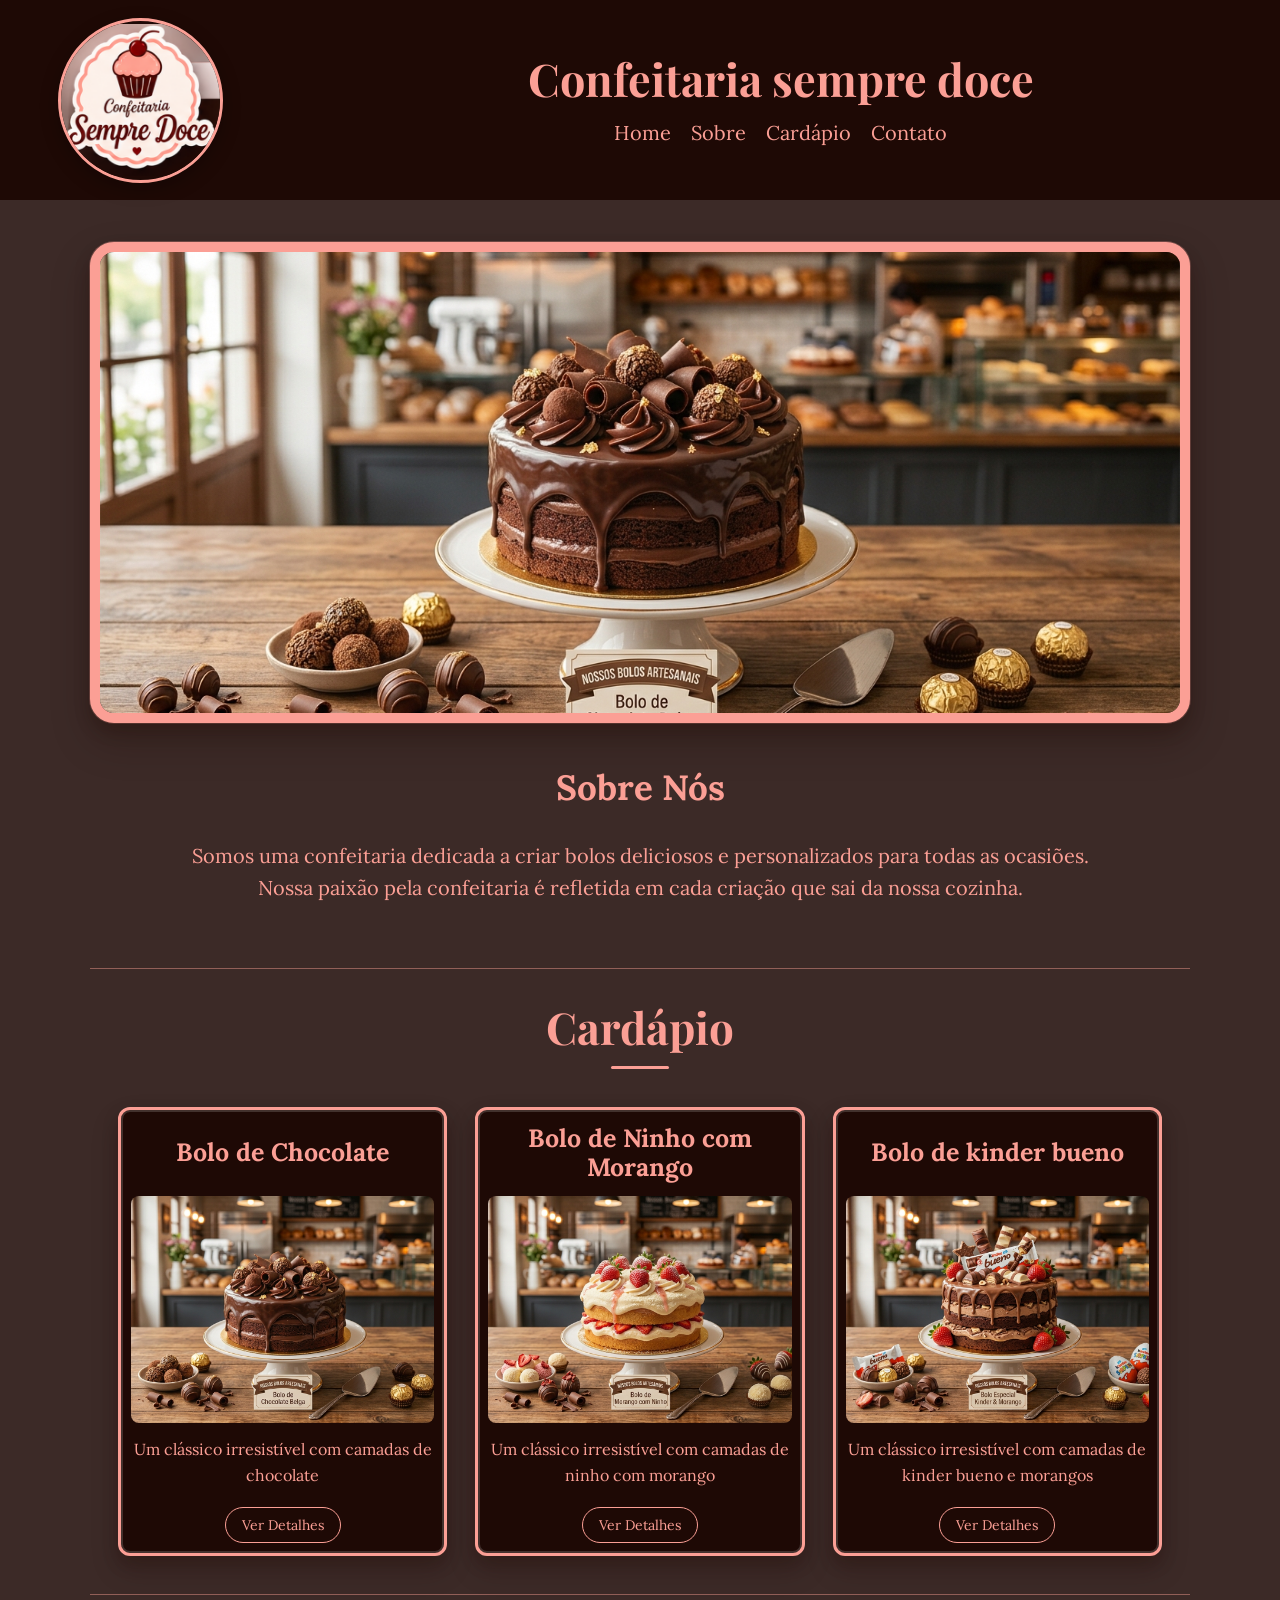
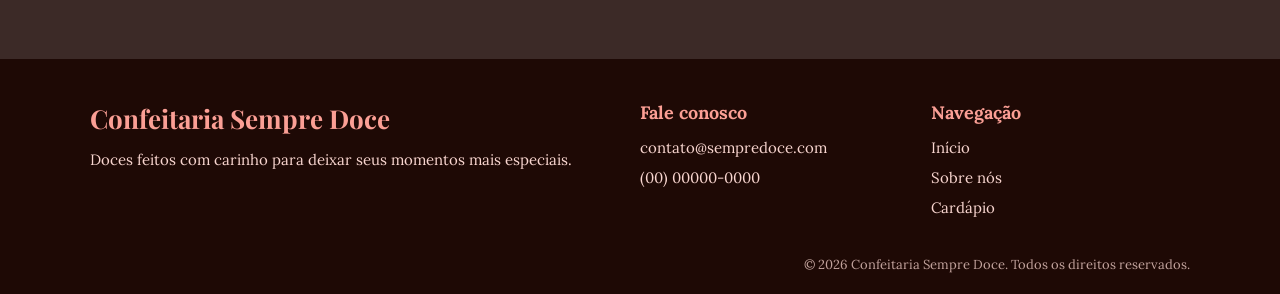
<file: index.html>
<!DOCTYPE html>
<html lang="pt-BR">

<head>
    <meta charset="UTF-8">
    <meta name="viewport" content="width=device-width, initial-scale=1.0">
    <title>Confeitaria Sempre Doce</title>
    <link rel="stylesheet" href="CSS/style.css">
    <link rel="preconnect" href="https://fonts.googleapis.com">
    <link rel="preconnect" href="https://fonts.gstatic.com" crossorigin>
    <link
        href="https://fonts.googleapis.com/css2?family=Lora:ital,wght@0,400..700;1,400..700&family=Noto+Sans+JP:wght@100..900&family=Playfair+Display:ital,wght@0,400..900;1,400..900&display=swap"
        rel="stylesheet">
</head>

<body>
    <header>
        <div class="div-logo">
            <img class="logotipo" src="IMG/logo.png" alt="LogoTipo da Confeitaria">
        </div>
        <div class="div-menu">
            <h1>Confeitaria sempre doce</h1>

            <br/>

            <nav>
                <ul>
                    <li><a href="index.html">Home</a></li>
                    <li><a href="PAGES/sobre.html">Sobre</a></li>
                    <li><a href="PAGES/cardapio.html">Cardápio</a></li>
                    <li><a href="PAGES/contato.html">Contato</a></li>
                </ul>
            </nav>
        </div>
    </header>

    <div class="div-img">
        <img id="img" class="img-bolo" src="IMG/bolo1.jpg" alt="Imagem de doces">
    </div>


    <section class="sobre">
        <h2>Sobre Nós</h2>
        <p>Somos uma confeitaria dedicada a criar bolos deliciosos e personalizados
            para todas as ocasiões.<br>
            Nossa paixão pela confeitaria é refletida em cada criação que sai da nossa cozinha.
        </p>

    </section>

    <section class="cardapio">
        <h2>Cardápio</h2>
        <div class="menu-cardapio-itens">
            <div class="menu-cardapio-item">
                <h3>Bolo de Chocolate</h3>
                <img src="IMG/bolo1.jpg" alt="Bolo de chocolate">
                <p>Um clássico irresistível
                     com camadas de chocolate
                </p>
                 <a href="PAGES/cardapio.html">Ver Detalhes</a>
            </div>
            <div class="menu-cardapio-item">
                <h3>Bolo de Ninho com Morango</h3>
                <img src="IMG/bolo2.jpg" alt="Bolo de ninho com morango">
                <p>Um clássico irresistível
                     com camadas de ninho com morango
                </p>
                 <a href="PAGES/cardapio.html">Ver Detalhes</a>
            </div>
            <div class="menu-cardapio-item">
                <h3>Bolo de kinder bueno</h3>
                <img src="IMG/bolo3.jpg" alt="Bolo de Kinder Bueno">
                <p>Um clássico irresistível
                     com camadas de kinder bueno e
                     morangos
                </p>
                 <a href="PAGES/cardapio.html">Ver Detalhes</a>
            </div>


        </div>
    </section>

    <footer class="site-footer">
        <div class="footer-brand">
            <h2>Confeitaria Sempre Doce</h2>
            <p>Doces feitos com carinho para deixar seus momentos mais especiais.</p>
        </div>

        <div class="footer-contact">
            <h3>Fale conosco</h3>
            <a href="mailto:contato@sempredoce.com">contato@sempredoce.com</a>
            <a href="tel:+5500000000000">(00) 00000-0000</a>
        </div>

        <div class="footer-links">
            <h3>Navegação</h3>
            <a href="index.html">Início</a>
            <a href="PAGES/sobre.html">Sobre nós</a>
            <a href="PAGES/cardapio.html">Cardápio</a>
        </div>

        <div class="footer-bottom">
            <p>&copy; 2026 Confeitaria Sempre Doce. Todos os direitos reservados.</p>
        </div>
    </footer>

    <script src="JS/script.js"></script>
</body>
</html>
</file>
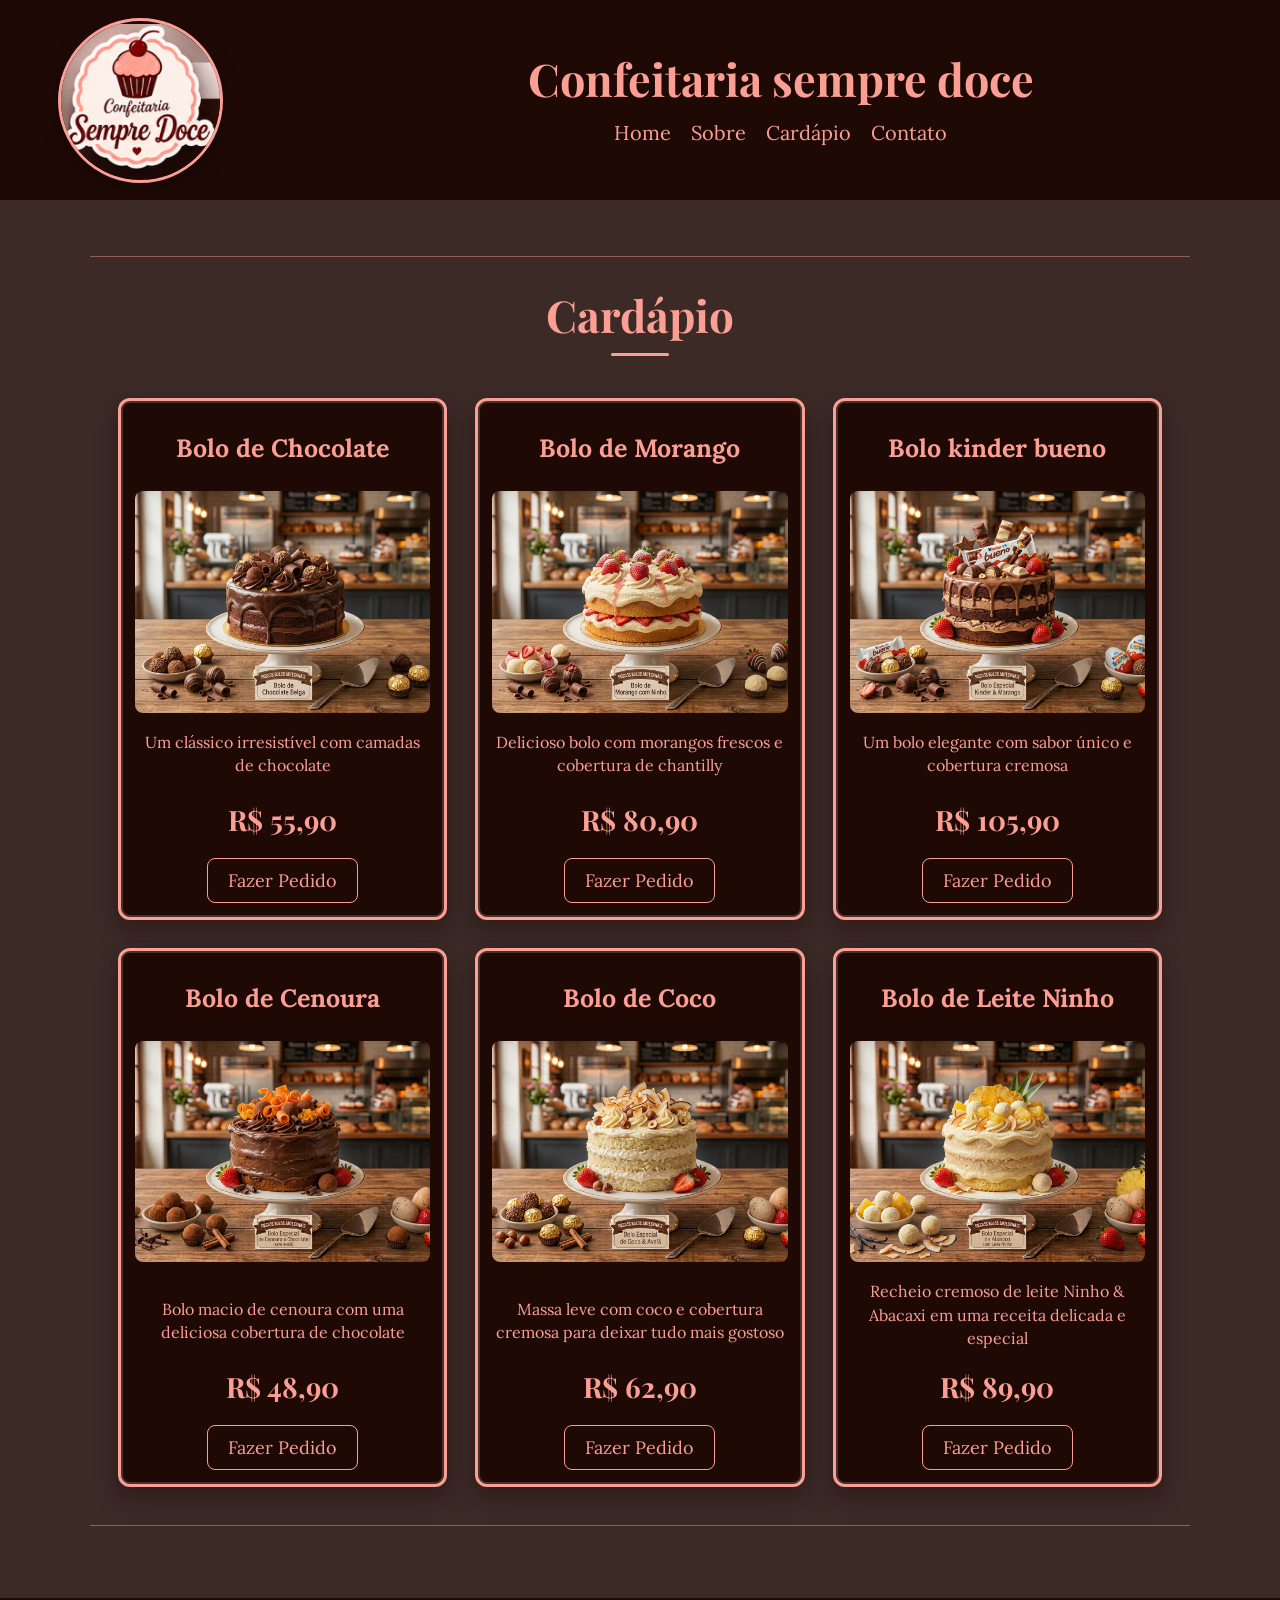
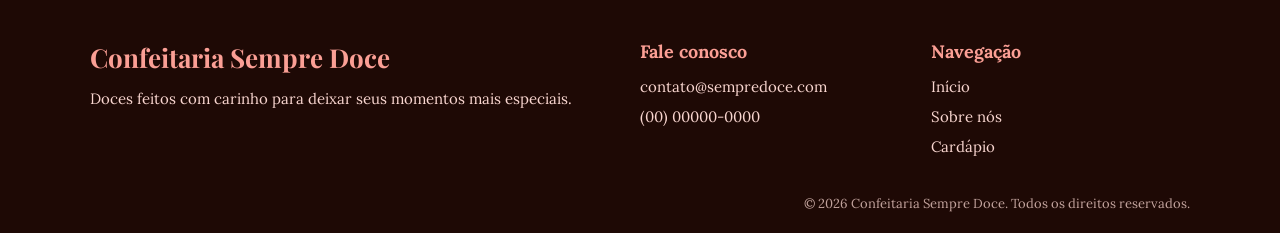
<file: PAGES/cardapio.html>
<!DOCTYPE html>
<html lang="pt-br">

<head>
    <meta charset="UTF-8">
    <meta name="viewport" content="width=device-width, initial-scale=1.0">
    <title>Cardápio</title>
    <link rel="stylesheet" href="../CSS/style.css">
    <link rel="stylesheet" href="../CSS/cardapio.css">
    <link rel="preconnect" href="https://fonts.googleapis.com">
    <link rel="preconnect" href="https://fonts.gstatic.com" crossorigin>
    <link
        href="https://fonts.googleapis.com/css2?family=Lora:wght@400;500;600;700&family=Playfair+Display:wght@500;600;700&display=swap"
        rel="stylesheet">
</head>

<body>
    <header>
        <div class="div-logo">
            <img class="logotipo" src="../IMG/logo.png" alt="LogoTipo da Confeitaria">
        </div>
        <div class="div-menu">
            <h1>Confeitaria sempre doce</h1>

            <nav>
                <ul>
                    <li><a href="../index.html">Home</a></li>
                    <li><a href="sobre.html">Sobre</a></li>
                    <li><a href="cardapio.html">Cardápio</a></li>
                    <li><a href="contato.html">Contato</a></li>
                </ul>
            </nav>
        </div>
    </header>

    <section class="cardapio">
        <h2>Cardápio</h2>
        <div class="menu-cardapio-itens">
            <div class="menu-cardapio-item">
                <h3>Bolo de Chocolate</h3>
                <img src="../IMG/bolo1.jpg" alt="Bolo de Chocolate">
                <p>Um clássico irresistível
                    com camadas de chocolate
                </p>
                <h4>R$ 55,90</h4>
                <div class="fazer-pedido">
                    <button type="button" data-product="Bolo de Chocolate" data-pix-image="../IMG/qrcode-pix.png" data-pix-alt="QR code do Bolo de Chocolate" onclick="abrir(this)">Fazer Pedido</button>
                </div>
            </div>
            <div class="menu-cardapio-item">
                <h3>Bolo de Morango</h3>
                <img src="../IMG/bolo2.jpg" alt="Bolo de Morango">
                <p>Delicioso bolo com morangos frescos
                    e cobertura de chantilly
                </p>
                <h4>R$ 80,90</h4>
                <div class="fazer-pedido">
                    <button type="button" data-product="Bolo de Morango" data-pix-image="../IMG/qrcode-pix (1).png" data-pix-alt="QR code do Bolo de Morango" onclick="abrir(this)">Fazer Pedido</button>
                </div>
            </div>
            <div class="menu-cardapio-item">
                <h3>Bolo kinder bueno</h3>
                <img src="../IMG/bolo3.jpg" alt="Bolo Kinder Bueno">
                <p>Um bolo elegante com sabor único
                    e cobertura cremosa
                </p>
                <h4>R$ 105,90</h4>
                <div class="fazer-pedido">
                    <button type="button" data-product="Bolo Kinder Bueno" data-pix-image="../IMG/qrcode-pix (2).png" data-pix-alt="QR code do Bolo Kinder Bueno" onclick="abrir(this)">Fazer Pedido</button>
                </div>
            </div>
            <div class="menu-cardapio-item">
                <h3>Bolo de Cenoura</h3>
                <img src="../IMG/bolo_cenoura.jpg" alt="Bolo de Cenoura com cobertura de chocolate">
                <p>Bolo macio de cenoura com uma deliciosa cobertura de chocolate</p>
                <h4>R$ 48,90</h4>
                <div class="fazer-pedido">
                    <button type="button" data-product="Bolo de Cenoura" data-pix-image="../IMG/qrcode-pix (3).png" data-pix-alt="QR code do Bolo de Cenoura" onclick="abrir(this)">Fazer Pedido</button>
                </div>
            </div>
            <div class="menu-cardapio-item">
                <h3>Bolo de Coco</h3>
                <img src="../IMG/bolo_coco_avela.jpg" alt="Bolo de Coco & Avelã">
                <p>Massa leve com coco e cobertura cremosa para deixar tudo mais gostoso</p>
                <h4>R$ 62,90</h4>
                <div class="fazer-pedido">
                    <button type="button" data-product="Bolo de Coco" data-pix-image="../IMG/qrcode-pix (4).png" data-pix-alt="QR code do Bolo de Coco" onclick="abrir(this)">Fazer Pedido</button>
                </div>
            </div>
            <div class="menu-cardapio-item">
                <h3>Bolo de Leite Ninho</h3>
                <img src="../IMG/bolo_abacaxi.jpg" alt="Bolo de Abacaxi & Leite Ninho">
                <p>Recheio cremoso de leite Ninho & Abacaxi em uma receita delicada e especial</p>
                <h4>R$ 89,90</h4>
                <div class="fazer-pedido">
                    <button type="button" data-product="Bolo de Leite Ninho" data-pix-image="../IMG/qrcode-pix (5).png" data-pix-alt="QR code do Bolo de Leite Ninho" onclick="abrir(this)">Fazer Pedido</button>
                </div>
            </div>
        </div>
    </section>

    <div id="fade" class="fade hide"></div>

    <div id="modal" class="modal hide">
        <div>
            <h2>Realizar pagamento</h2>
            <p>Entre em contato para confirmar seu pedido e receber as formas de pagamento.</p>
            <img src="../IMG/qrcode-pix.png" alt="QR code do pedido" id="pix-image">
        </div>
        <div>
            <button type="button" onclick="fechar()">Fechar</button>
        </div>
    </div>

    <footer class="site-footer">
        <div class="footer-brand">
            <h2>Confeitaria Sempre Doce</h2>
            <p>Doces feitos com carinho para deixar seus momentos mais especiais.</p>
        </div>
        <div class="footer-contact">
            <h3>Fale conosco</h3>
            <a href="mailto:contato@sempredoce.com">contato@sempredoce.com</a>
            <a href="tel:+5500000000000">(00) 00000-0000</a>
        </div>
        <div class="footer-links">
            <h3>Navegação</h3>
            <a href="../index.html">Início</a>
            <a href="sobre.html">Sobre nós</a>
            <a href="cardapio.html">Cardápio</a>
        </div>
        <div class="footer-bottom">
            <p>&copy; 2026 Confeitaria Sempre Doce. Todos os direitos reservados.</p>
        </div>
    </footer>
    <script src="../JS/cardapio.js"></script>
</body>

</html>
</file>
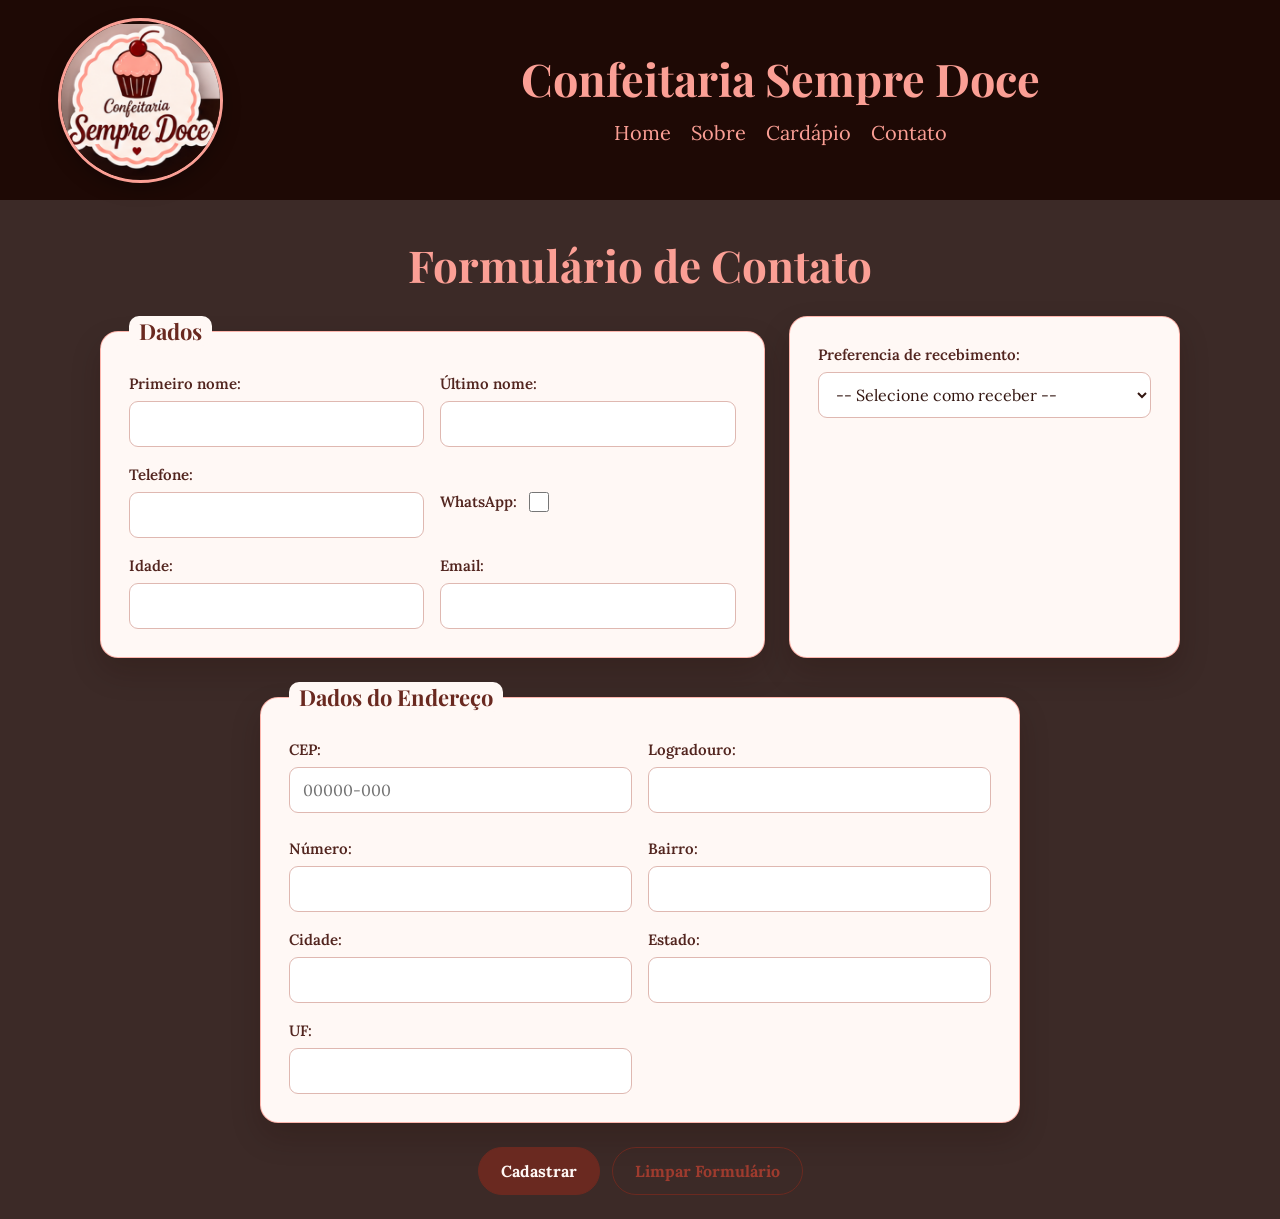
<file: PAGES/contato.html>
<!DOCTYPE html>
<html lang="pt-BR">

<head>
	<meta charset="UTF-8">
	<meta name="viewport" content="width=device-width, initial-scale=1.0">
	<title>Contato | Confeitaria Sempre Doce</title>
	<link rel="stylesheet" href="../CSS/style.css">
	<link rel="stylesheet" href="../CSS/formulario.css">
	<link rel="preconnect" href="https://fonts.googleapis.com">
	<link rel="preconnect" href="https://fonts.gstatic.com" crossorigin>
	<link
		href="https://fonts.googleapis.com/css2?family=Lora:wght@400;500;600;700&family=Playfair+Display:wght@500;600;700&display=swap"
		rel="stylesheet">
</head>

<body>
	<header>
		<div class="div-logo">
			<img class="logotipo" src="../IMG/logo.png" alt="Logo da Confeitaria Sempre Doce">
		</div>
		<div class="div-menu">
			<h1>Confeitaria Sempre Doce</h1>
			<nav>
				<ul>
					<li><a href="../index.html">Home</a></li>
					<li><a href="sobre.html">Sobre</a></li>
					<li><a href="cardapio.html">Cardápio</a></li>
					<li><a href="contato.html">Contato</a></li>
				</ul>
			</nav>
		</div>
	</header>

	<h1 class="form-title">Formulário de Contato</h1>

	<form>
		<div class="container">

			<fieldset>
				<legend>Dados</legend>

				<div>
					<label>Primeiro nome: </label>
					<input type="text">
				</div>

				<div>
					<label>Último nome: </label>
					<input type="text">
				</div>

				<div>
					<label>Telefone: </label>
					<input type="tel">
				</div>

				<div class="field-checkbox">
					<label>WhatsApp: </label>
					<input type="checkbox" class="checkbox">
				</div>

				<div>
					<label>Idade: </label>
					<input type="number" min="10" max="120">
				</div>

				<div>
					<label>Email: </label>
					<input type="email">
				</div>

			</fieldset>

			<fieldset>
				<div>
					<label>Preferencia de recebimento:</label>
					<select>
						<option> -- Selecione como receber -- </option>
						<option>Buscar na loja</option>
						<option>Entregar em casa</option>
					</select>
				</div>

			</fieldset>

		</div>


		<div class="container">
			<fieldset>
				<legend>Dados do Endereço</legend>

				<div>
					<label>CEP:</label>
					<input id="cep" type="text" placeholder="00000-000" inputmode="numeric" maxlength="9"
						autocomplete="postal-code" aria-describedby="cep-feedback">
					<p id="cep-feedback" class="cep-feedback" aria-live="polite"></p>
				</div>

				<div>
					<label>Logradouro:</label>
					<input id="logradouro" type="text">
				</div>

				<div>
					<label>Número:</label>
					<input type="text">
				</div>

				<div>
					<label>Bairro:</label>
					<input id="bairro" type="text">
				</div>

				<div>
					<label>Cidade:</label>
					<input id="cidade" type="text">
				</div>

				<div>
					<label>Estado:</label>
					<input id="estado" type="text">
				</div>

				<div>
					<label>UF:</label>
					<input id="uf" type="text">
				</div>



			</fieldset>

			<div class="container-botoes">
				<button type="submit" onclick="cadastrar(event)">Cadastrar</button>
				<button type="reset">Limpar Formulário</button>
			</div>

		</div>

	</form>


	<script src="../JS/formulario.js" defer></script>
</body>

</html>
</file>
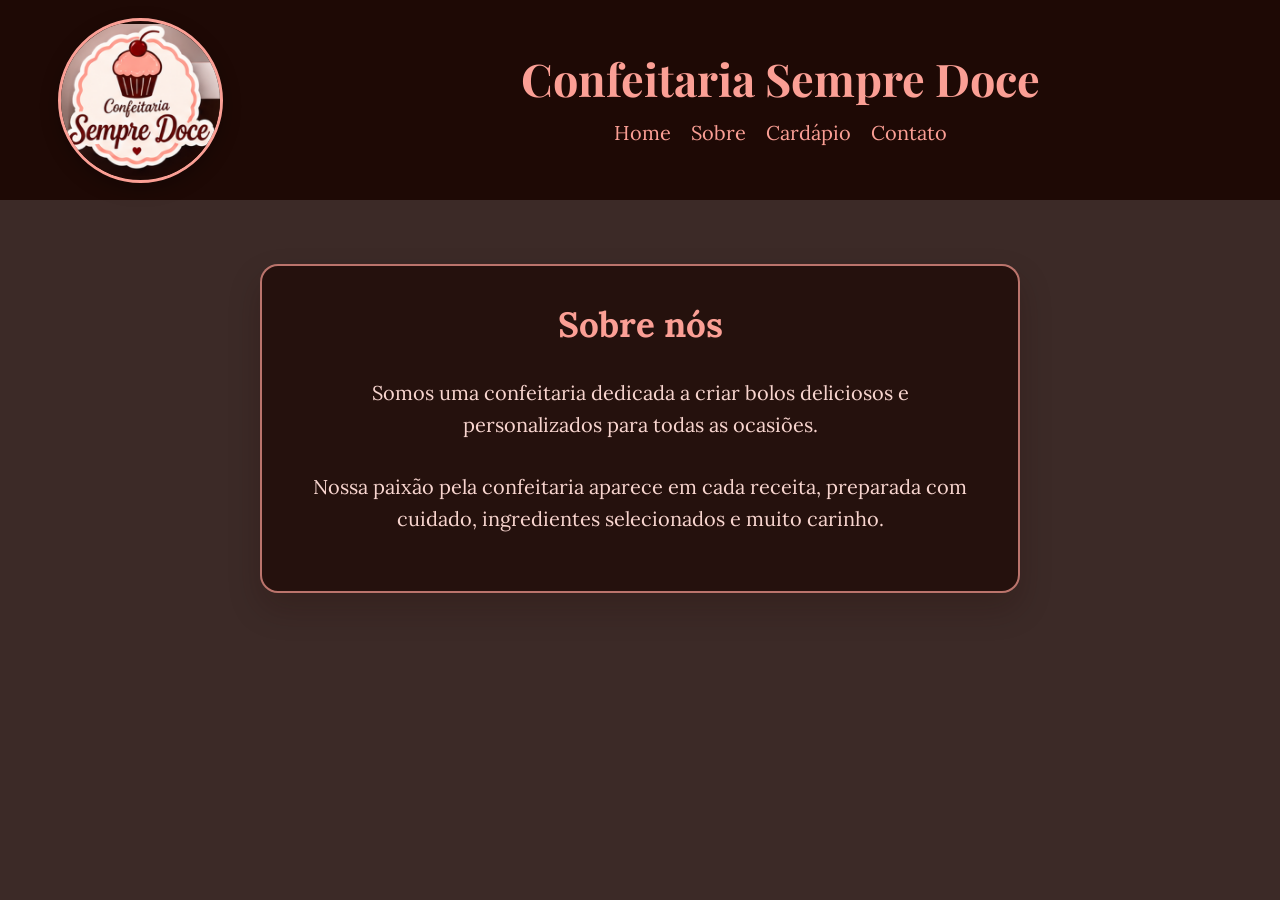
<file: PAGES/sobre.html>
<!DOCTYPE html>
<html lang="pt-BR">
<head>
	<meta charset="UTF-8">
	<meta name="viewport" content="width=device-width, initial-scale=1.0">
	<title>Sobre | Confeitaria Sempre Doce</title>
	<link rel="stylesheet" href="../CSS/style.css">
	<link rel="preconnect" href="https://fonts.googleapis.com">
	<link rel="preconnect" href="https://fonts.gstatic.com" crossorigin>
	<link href="https://fonts.googleapis.com/css2?family=Lora:wght@400;500;600;700&family=Playfair+Display:wght@500;600;700&display=swap" rel="stylesheet">
</head>
<body>
	<header>
		<div class="div-logo">
			<img class="logotipo" src="../IMG/logo.png" alt="Logo da Confeitaria Sempre Doce">
		</div>
		<div class="div-menu">
			<h1>Confeitaria Sempre Doce</h1>
			<nav>
				<ul>
					<li><a href="../index.html">Home</a></li>
					<li><a href="sobre.html">Sobre</a></li>
					<li><a href="cardapio.html">Cardápio</a></li>
					<li><a href="contato.html">Contato</a></li>
				</ul>
			</nav>
		</div>
	</header>

	<main class="page-content sobre">
		<h2>Sobre nós</h2>
		<p>Somos uma confeitaria dedicada a criar bolos deliciosos e personalizados para todas as ocasiões.</p>
		<p>Nossa paixão pela confeitaria aparece em cada receita, preparada com cuidado, ingredientes selecionados e muito carinho.</p>
	</main>
</body>
</html>
</file>
<file: CSS/style.css>
*{
    margin: 0;
    padding: 0;
    box-sizing: border-box;
     font-family: 'Lora', serif;
}

body {
    background-color: #1e0905dc;
}


header {

    height: 200px;
    display: flex;
    background-color: #1e0905;
}

.div-logo {
    width: 22%;
    min-width: 180px;
    height: 200px;
    display: flex;
    align-items: center;
    justify-content: center;
}

.div-menu {
    width: 78%;
    height: 200px;
    display: flex;
    flex-direction: column;
    align-items: center;
    justify-content: center;
    gap: 18px;
    padding: 20px 24px;
}

.logotipo {
    width: clamp(125px, 13vw, 165px);
    aspect-ratio: 1;
    height: auto;
    display: block;
    object-fit: contain;
    border: 3px solid #fb9f95;
    border-radius: 50%;
    overflow: hidden;
    box-shadow: 0 6px 18px rgba(0, 0, 0, 0.28);
}

ul {
    display: flex;
    gap: 20px;
    justify-content: center;
    list-style-type: none;

    li{
        color: #fb9f95;
        a{
            position: relative;
            text-decoration: none;
            color: #fb9f95;
            font-size: 20px;
            padding-bottom: 5px;
        }
        a::after {
            content: '';
            position: absolute;
            left: 0;
            bottom: 0;
            width: 100%;
            height: 2px;
            background-color: #fb9f95;
            transform: scaleX(0);
            transform-origin: center;
            transition: transform 0.3s ease-in-out;
        }
        a:hover::after,
        a:focus-visible::after {
            transform: scaleX(1);
        }
        
    }
    
}

h1{
    width: 100%;
    max-width: 720px;
    font-size: 45px;
    line-height: 1.05;
    color: #fb9f95;
    text-align: center;
    font-family: 'Playfair Display', serif;
}

.div-menu br {
    display: none;
}

@media (max-width: 640px) {
    header {
        height: auto;
        min-height: 320px;
        flex-direction: column;
        padding: 24px 16px 28px;
        gap: 18px;
    }

    .div-logo,
    .div-menu {
        width: 100%;
        min-width: 0;
        height: auto;
    }

    .div-menu {
        gap: 18px;
        padding: 0;
    }

    ul {
        flex-wrap: wrap;
        row-gap: 12px;
    }
}

.div-img {
    width: min(92%, 1100px);
    aspect-ratio: 16 / 7;
    margin: 42px auto;
    overflow: hidden;
    background-color: #1e0905;
    border: 10px solid #fb9f95;
    border-radius: 24px;
    box-shadow: 0 8px 16px rgba(30, 9, 5, 0.22),
        0 18px 38px rgba(30, 9, 5, 0.28),
        0 0 0 1px rgba(251, 159, 149, 0.3),
        inset 0 0 18px rgba(30, 9, 5, 0.2),
        inset 0 0 0 2px rgba(255, 255, 255, 0.28);
}

.img-bolo {
    display: block;
    width: 100%;
    height: 100%;
    object-fit: cover;
    object-position: center 52%;
}

@media (max-width: 640px) {
    .div-img {
        width: calc(100% - 32px);
        aspect-ratio: 4 / 3;
        margin: 28px auto;
        border-width: 7px;
        border-radius: 18px;
    }
}

.sobre {
    text-align: center;
    margin-top: 10px;
}

h2 {
    font-size: 35px;
}


p {
    font-size: 18px;
    line-height: 1.6;
    margin-top: 10px;
}
.sobre h2 {
    font-size: 35px;
    margin-top: 30px;
    text-align: center;
    margin-bottom: 20px;
    color: #fb9f95;
}
.sobre p {
    font-size: 20px;
    margin-top: 30px;
    text-align: center;
    margin-bottom: 20px;
    color: #fb9f95;
}

.cardapio {
    width: min(92%, 1100px);
    margin: 64px auto;
    padding: 34px 28px 38px;
    border-top: 1px solid rgba(251, 159, 149, 0.45);
    border-bottom: 1px solid rgba(251, 159, 149, 0.45);
}

.cardapio h2 {
    position: relative;
    margin: 0 0 38px;
    color: #fb9f95;
    font-family: 'Playfair Display', serif;
    font-size: clamp(32px, 4vw, 44px);
    line-height: 1.1;
    text-align: center;
}

.cardapio h2::after {
    content: '';
    display: block;
    width: 58px;
    height: 3px;
    margin: 14px auto 0;
    border-radius: 999px;
    background-color: #fb9f95;
}

.page-content {
    width: min(92%, 760px);
    min-height: 300px;
    margin: 64px auto;
    padding: 36px 42px;
    text-align: center;
    background-color: rgba(30, 9, 5, 0.72);
    border: 2px solid rgba(251, 159, 149, 0.7);
    border-radius: 18px;
    box-shadow: 0 16px 32px rgba(30, 9, 5, 0.22);
}

.page-content h2 {
    margin-top: 0;
    color: #fb9f95;
}

.page-content p {
    color: #f8d5cf;
}

.contact-links {
    display: flex;
    justify-content: center;
    flex-wrap: wrap;
    gap: 14px 28px;
    margin-top: 28px;
}

.contact-links a {
    color: #fb9f95;
    font-size: 18px;
    text-decoration: none;
}

.contact-links a:hover,
.contact-links a:focus-visible {
    color: #ffffff;
}

.menu-cardapio-itens {
    display: grid;
    grid-template-columns: repeat(3, minmax(0, 1fr));
    gap: 28px;
}

.menu-cardapio-item {
    display: flex;
    flex-direction: column;
    min-height: 220px;
    background-color: #1e0905;
    border: 3px solid #fb9f95;
    border-radius: 12px;
    padding: 10px;
    text-align: center;
    box-shadow: 0 8px 16px rgba(30, 9, 5, 0.22),
        0 14px 28px rgba(30, 9, 5, 0.2),
        inset 0 0 0 2px rgba(255, 255, 255, 0.16);
    overflow: hidden;
    transition: transform 0.25s ease, box-shadow 0.25s ease;
}

.cardapio .menu-cardapio-item:hover {
    transform: translateY(-6px);
    box-shadow: 0 12px 22px rgba(30, 9, 5, 0.28),
        0 20px 34px rgba(30, 9, 5, 0.22),
        inset 0 0 0 2px rgba(255, 255, 255, 0.16);
}

.menu-cardapio-item h3 {
    min-height: 58px;
    display: grid;
    place-items: center;
    font-size: clamp(21px, 2vw, 25px);
    line-height: 1.15;
    color: #fb9f95;
    margin: 4px 0 14px;
}

.menu-cardapio-item img {
    width: 100%;
    aspect-ratio: 4 / 3;
    display: block;
    object-fit: cover;
    object-position: center;
    border-radius: 8px;
    margin-bottom: 14px;
}

.menu-cardapio-item p {
    min-height: 52px;
    font-size: 16px;
    color: #fb9f95;
    margin-top: auto;
}

.cardapio .menu-cardapio-item a {
    display: inline-block;
    align-self: center;
    margin-top: 18px;
    padding: 8px 16px;
    border: 1px solid #fb9f95;
    border-radius: 999px;
    color: #fb9f95;
    font-size: 14px;
    text-decoration: none;
    animation: buttonFade 2.8s ease-in-out infinite;
    transition: background-color 0.25s ease, color 0.25s ease;
}

.cardapio .menu-cardapio-item:nth-child(2) a {
    animation-delay: 0.35s;
}

.cardapio .menu-cardapio-item:nth-child(3) a {
    animation-delay: 0.7s;
}

.cardapio .menu-cardapio-item a:hover,
.cardapio .menu-cardapio-item a:focus-visible {
    background-color: #fb9f95;
    color: #1e0905;
}

@keyframes buttonFade {
    0%,
    100% {
        opacity: 0.4;
    }
    50% {
        opacity: 1;
    }
}

@media (prefers-reduced-motion: reduce) {
    .cardapio .menu-cardapio-item a {
        animation: none;
        opacity: 1;
    }
}

.menu-cardapio-item h4 {
    margin: 18px 0 12px;
    color: #fb9f95;
    font-family: 'Playfair Display', serif;
    font-size: 38px;
    font-weight: 700;
}


@media (max-width: 800px) {
    h1 {
        font-size: 36px;
    }
    .menu-cardapio-itens {
        grid-template-columns: repeat(2, minmax(0, 1fr));
    }
}

@media (max-width: 540px) {
    .sobre,
    .cardapio {
        width: calc(100% - 32px);
        margin-left: auto;
        margin-right: auto;
    }

    .cardapio {
        padding-right: 0;
        padding-left: 0;
    }

    .menu-cardapio-itens {
        grid-template-columns: 1fr;
    }
}

footer {
    display: grid;
    grid-template-columns: 2fr 1fr 1fr;
    gap: 32px;
    position: relative;
    margin-top: 64px;
    background-color: #1e0905;
    color: #fb9f95;
    padding: 42px max(5%, calc((100% - 1100px) / 2)) 68px;
}

.site-footer h2,
.site-footer h3 {
    margin: 0 0 12px;
    color: #fb9f95;
}

.site-footer h2 {
    font-family: 'Playfair Display', serif;
    font-size: 26px;
}

.site-footer h3 {
    font-size: 18px;
}

.site-footer p,
.site-footer a {
    color: #f8d5cf;
    font-size: 15px;
    line-height: 1.6;
}

.site-footer p {
    margin: 0;
}

.site-footer a {
    display: block;
    width: fit-content;
    margin-bottom: 6px;
    text-decoration: none;
    transition: color 0.25s ease;
}

.site-footer a:hover,
.site-footer a:focus-visible {
    color: #ffffff;
}

.footer-bottom {
    position: absolute;
    right: max(5%, calc((100% - 1100px) / 2));
    bottom: 18px;
}

.footer-bottom p {
    font-size: 13px;
    color: rgba(248, 213, 207, 0.75);
}

@media (max-width: 640px) {
    footer {
        grid-template-columns: 1fr;
        gap: 24px;
        margin-top: 42px;
        padding: 32px 24px 64px;
    }

    .footer-bottom {
        left: 24px;
        right: 24px;
        bottom: 18px;
    }
}
</file>
<file: CSS/cardapio.css>
/* Layout and visual styles exclusive to the menu page. */
.cardapio {
	width: min(92%, 1100px);
	margin: 56px auto 72px;
}

.cardapio h2 {
	position: relative;
	font-family: 'Playfair Display', serif;
	font-size: clamp(32px, 4vw, 44px);
	line-height: 1.1;
	margin: 0 0 42px;
	text-align: center;
	color: #fb9f95;
}

.cardapio h2::after {
	content: '';
	display: block;
	width: 58px;
	height: 3px;
	margin: 14px auto 0;
	border-radius: 999px;
	background-color: #fb9f95;
}

.cardapio .menu-cardapio-itens {
	gap: 28px;
}

.cardapio .menu-cardapio-item {
	min-height: 100%;
	padding: 14px;
	transition: transform 0.25s ease, box-shadow 0.25s ease;
}

.cardapio .menu-cardapio-item:hover {
	transform: translateY(-6px);
	box-shadow: 0 12px 22px rgba(30, 9, 5, 0.28),
		0 20px 34px rgba(30, 9, 5, 0.22),
		inset 0 0 0 2px rgba(255, 255, 255, 0.16);
}

.cardapio .menu-cardapio-item h3 {
	min-height: 58px;
	display: grid;
	place-items: center;
	font-size: clamp(21px, 2vw, 25px);
	line-height: 1.15;
}

.cardapio .menu-cardapio-item img {
	aspect-ratio: 4 / 3;
	margin-bottom: 18px;
}

.cardapio .menu-cardapio-item p {
	min-height: 52px;
	line-height: 1.45;
}

.cardapio .menu-cardapio-item h4 {
	font-size: 28px;
	margin: 18px 0 0;
}

.fazer-pedido {
	text-align: center;
}

.fazer-pedido button {
	display: inline-block;
	margin-top: 20px;
	padding: 10px 20px;
	background-color: transparent;
	color: #fb9f95;
	border: 1px solid #fb9f95;
	font-family: 'Lora', serif;
	font-size: 18px;
	cursor: pointer;
	border-radius: 8px;
	transition: background-color 0.3s ease, color 0.3s ease;
}

.fazer-pedido button:hover,
.fazer-pedido button:focus-visible {
	background-color: #fb9f95;
	color: #1e0905;
}

@media (max-width: 540px) {
	.cardapio {
		width: calc(100% - 32px);
		margin-left: auto;
		margin-right: auto;
	}
}

.hide {
    display: none;
}

.fade {
    position: fixed;
    top: 0;
    left: 0;
    width: 100%;
    height: 100%;
    background-color: rgba(0, 0, 0, 0.5);
    z-index: 1;
}

.modal {
    position: fixed;
    top: 50%;
    left: 50%;
    transform: translate(-50%, -50%);
    background-color: #fff;
    padding: 20px;
    border-radius: 8px;
    width: 300px;
    max-width: 90%;
    box-shadow: 0 4px 8px rgba(0, 0, 0, 0.2);
    z-index: 2;
    text-align: center;
}

.modal h2 {
	margin: 0 0 14px;
	color: #1e0905;
	font-size: 26px;
	text-align: center;
}

.modal p {
	margin: 0 0 20px;
	color: #1e0905;
	font-size: 15px;
	line-height: 1.5;
	text-align: center;
}

.modal img {
	display: block;
	width: min(220px, 100%);
	margin: 0 auto 18px;
	border-radius: 12px;
	box-shadow: 0 12px 18px rgba(30, 9, 5, 0.12);
}

.modal button {
	border: 0;
	border-radius: 6px;
	padding: 8px 16px;
	background-color: #fb9f95;
	color: #1e0905;
	cursor: pointer;
	display: block;
	margin: 0 auto;
}


.fechar {
	text-align: right;
}
</file>
<file: CSS/formulario.css>
.form-title {
	width: min(92%, 1080px);
	margin: 42px auto 28px;
	color: #fb9f95;
	font-family: 'Playfair Display', serif;
	font-size: clamp(32px, 4vw, 44px);
}

form {
	width: min(100%, 1120px);
	margin: 0 auto;
	padding: 0 20px;
	color: #3b1712;
}

form .container {
	display: grid;
	grid-template-columns: repeat(2, minmax(0, 1fr));
	gap: 24px;
	margin-bottom: 24px;
}

form .container:first-child {
	grid-template-columns: 1.7fr 1fr;
}

form .container:nth-child(2) {
	grid-template-columns: minmax(0, 1fr);
}

form .container:nth-child(2) fieldset {
	width: min(100%, 760px);
	justify-self: center;
}

form .container:nth-child(2) .container-botoes {
	justify-content: center;
}

form fieldset {
	display: grid;
	grid-template-columns: repeat(2, minmax(0, 1fr));
	align-content: start;
	gap: 18px 16px;
	min-width: 0;
	padding: 28px;
	background: #fff8f5;
	border: 1px solid rgba(251, 159, 149, 0.75);
	border-radius: 18px;
	box-shadow: 0 14px 30px rgba(30, 9, 5, 0.2);
}

form legend {
	padding: 0 10px;
	color: #6a2920;
	font-family: 'Playfair Display', serif;
	font-size: 22px;
	font-weight: 700;
	background: #fff8f5;
    border-radius: 10px;
}

form fieldset > div {
	display: flex;
	min-width: 0;
	flex-direction: column;
	gap: 8px;
}

form .cep-feedback {
	min-height: 0;
	margin: 0;
	color: #6a2920;
	font-size: 13px;
	line-height: 1.4;
}

form .container:first-child fieldset:last-child > div {
	grid-column: 1 / -1;
}

form label {
	color: #52251f;
	font-size: 15px;
	font-weight: 600;
}

form input:not([type="checkbox"]),
form select,
form textarea {
	width: 100%;
	min-height: 46px;
	padding: 11px 13px;
	color: #321510;
	font: inherit;
	background: #ffffff;
	border: 1px solid #dfb8b1;
	border-radius: 9px;
	transition: border-color 0.2s ease, box-shadow 0.2s ease;
}

form textarea {
	min-height: 120px;
	resize: vertical;
}

form input:focus-visible,
form select:focus-visible,
form textarea:focus-visible {
	outline: none;
	border-color: #a84336;
	box-shadow: 0 0 0 3px rgba(251, 159, 149, 0.35);
}

form .field-checkbox {
	flex-direction: row;
	align-items: center;
	gap: 12px;
}

form .checkbox {
	width: 20px;
	height: 20px;
	accent-color: #a84336;
	cursor: pointer;
}

form fieldset > label,
form fieldset > textarea {
	grid-column: 1 / -1;
}

form .container-botoes {
	grid-column: 1 / -1;
	display: flex;
	justify-content: flex-end;
	flex-wrap: wrap;
	gap: 12px;
}

form button {
	min-height: 48px;
	padding: 11px 22px;
	color: #fff8f5;
	font: inherit;
	font-weight: 700;
	background: #6a2920;
	border: 1px solid #6a2920;
	border-radius: 999px;
	cursor: pointer;
	transition: background-color 0.2s ease, transform 0.2s ease;
}

form button:hover {
	background: #8b382d;
	transform: translateY(-2px);
}

form button:focus-visible {
	outline: 3px solid #fb9f95;
	outline-offset: 3px;
}

form button[type="reset"] {
	color: #9e3b2e;
	background: transparent;
}

form button[type="reset"]:hover {
	color: #fff8f5;
}

@media (max-width: 720px) {
	.form-title {
		margin-top: 32px;
	}

	form .container {
		grid-template-columns: 1fr;
		gap: 18px;
	}

	form .container:first-child {
		grid-template-columns: 1fr;
	}
}

@media (max-width: 480px) {
	form {
		padding: 0 16px;
	}

	form fieldset {
		grid-template-columns: 1fr;
		padding: 22px 18px;
	}

	form fieldset > label,
	form fieldset > textarea,
	form .container-botoes {
		grid-column: 1;
	}

	form .container-botoes {
		flex-direction: column;
	}

	form button {
		width: 100%;
	}
}
</file>
